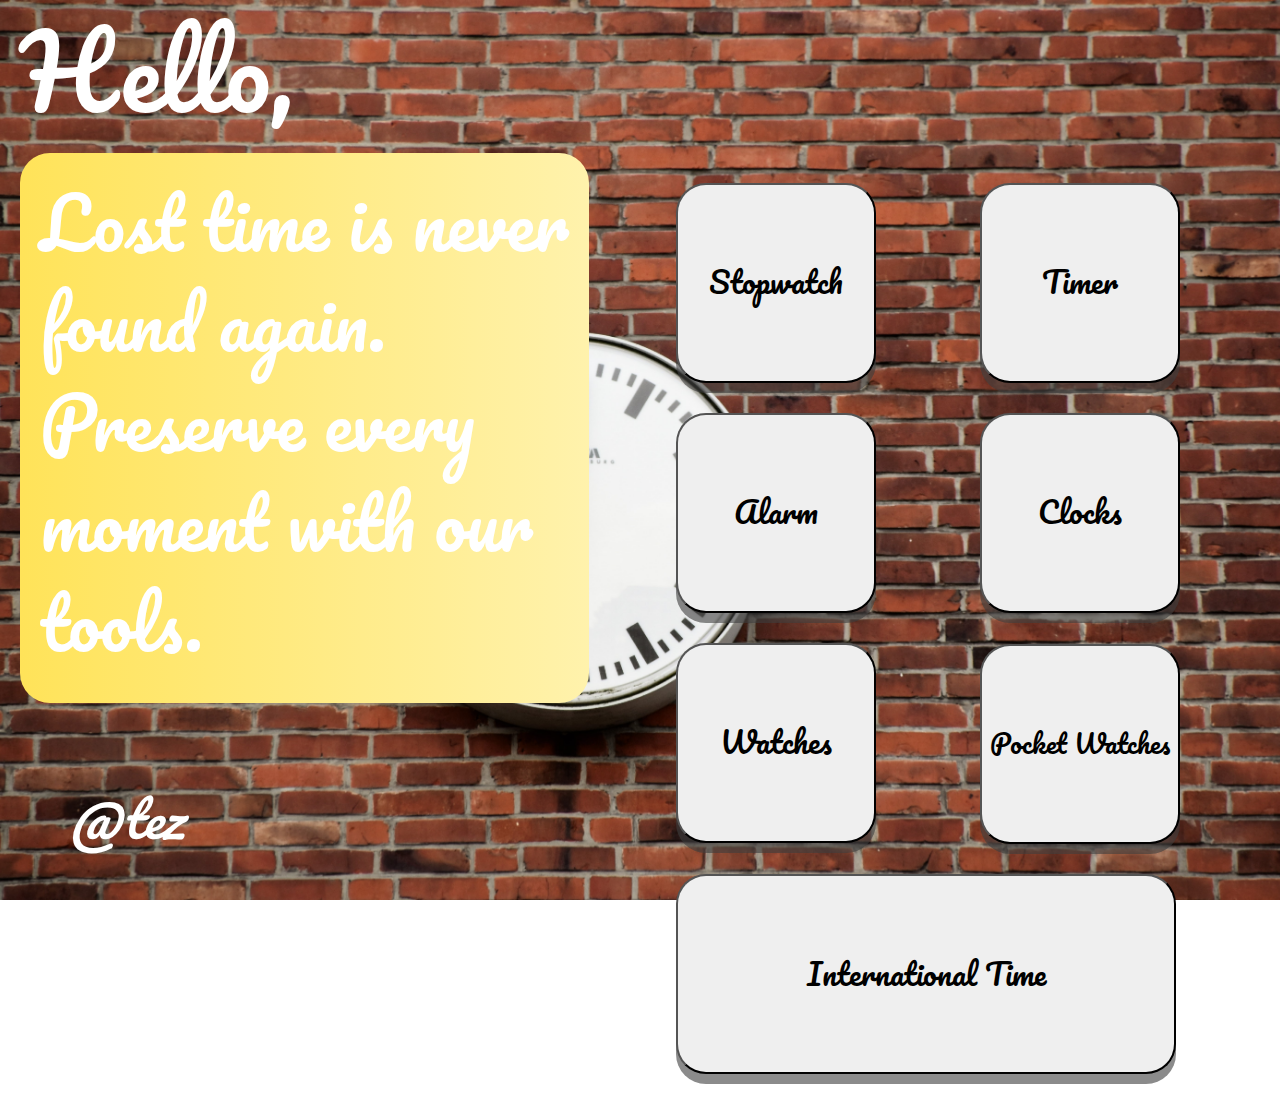
<file: index.html>
<!--index.html-->
<!DOCTYPE html>
<html lang="en">
  <head>
    <meta charset="utf-8">
    <meta http-equiv="X-UA-Compatible" content="IE=edge">
    <meta name="viewport" content="width=device-width, initial-scale=1">

    <!-- The above 3 meta tags *must* come first in the head; any other head content must come *after* these tags -->
    <title>Stopwatch App</title>

    <!-- Bootstrap -->

    <script src="https://ajax.googleapis.com/ajax/libs/jquery/3.5.1/jquery.min.js"></script>
  <script src="https://cdnjs.cloudflare.com/ajax/libs/popper.js/1.16.0/umd/popper.min.js"></script>
  <script src="https://maxcdn.bootstrapcdn.com/bootstrap/4.4.1/js/bootstrap.min.js"></script>


    <link href="css/bootstrap.min.css" rel="stylesheet">
    <link href="styling.css" rel="stylesheet">

    <link href='https://fonts.googleapis.com/css?family=Vollkorn' rel='stylesheet' type='text/css'>
    <link href="https://fonts.googleapis.com/css2?family=DM+Mono:wght@300&display=swap" rel="stylesheet">
    <link href="https://fonts.googleapis.com/css2?family=Pacifico&display=swap" rel="stylesheet">
  </head>
  <body>


    <div id="main-cont">

        <div id="hello">
          <p class="helo">Hello,</p>
        </div>
        <div id="text">
          <p class="helo1">Lost time is never<br /> found again.<br /> Preserve every<br /> moment with our<br /> tools.</p>
        </div>
        <div id="butns">
            <div id="row1">

              <input type=button id="stopwatch" class="btn1" onClick=window.open("time.html","demo","width=550,height=300,left=150,top=200,toolbar=0,status=0,"); value="Stopwatch">
              <input type=button id="timer"class="btn1" onClick=window.open("time.html","demo","width=550,height=300,left=150,top=200,toolbar=0,status=0,"); value="Timer">


            </div>
            <div id="row2">

              <input type=button id="alarm"class="btn1" onClick=window.open("time.html","demo","width=550,height=300,left=150,top=200,toolbar=0,status=0,"); value="Alarm">
              <input type=button id="clocks"class="btn1" onClick=window.open("time.html","demo","width=550,height=300,left=150,top=200,toolbar=0,status=0,"); value="Clocks">


            </div>
            <div id="row3">


              <input type=button id="watches"class="btn1" onClick=window.open("time.html","demo","width=550,height=300,left=150,top=200,toolbar=0,status=0,"); value="Watches">
              <input type=button id="p_watches"class="btn1" onClick=window.open("time.html","demo","width=550,height=300,left=150,top=200,toolbar=0,status=0,"); value="Pocket Watches">

            </div>

            <div id="row4">


                <input type=button id="intern_time"class="btn1" onClick=window.open("time.html","demo","width=550,height=300,left=150,top=200,toolbar=0,status=0,"); value="International Time">
            </div>


          </div>
        <div id="copy">
          <p class="copy_">@tez</p>
        </div>

    </div>







    <!-- jQuery (necessary for Bootstrap's JavaScript plugins) -->
    <script src="https://ajax.googleapis.com/ajax/libs/jquery/1.11.3/jquery.min.js"></script>
    <!-- Include all compiled plugins (below), or include individual files as needed -->
    <script src="js/bootstrap.min.js"></script>
    <script src="stopwatch.js"></script>
  </body>
</html>
</file>
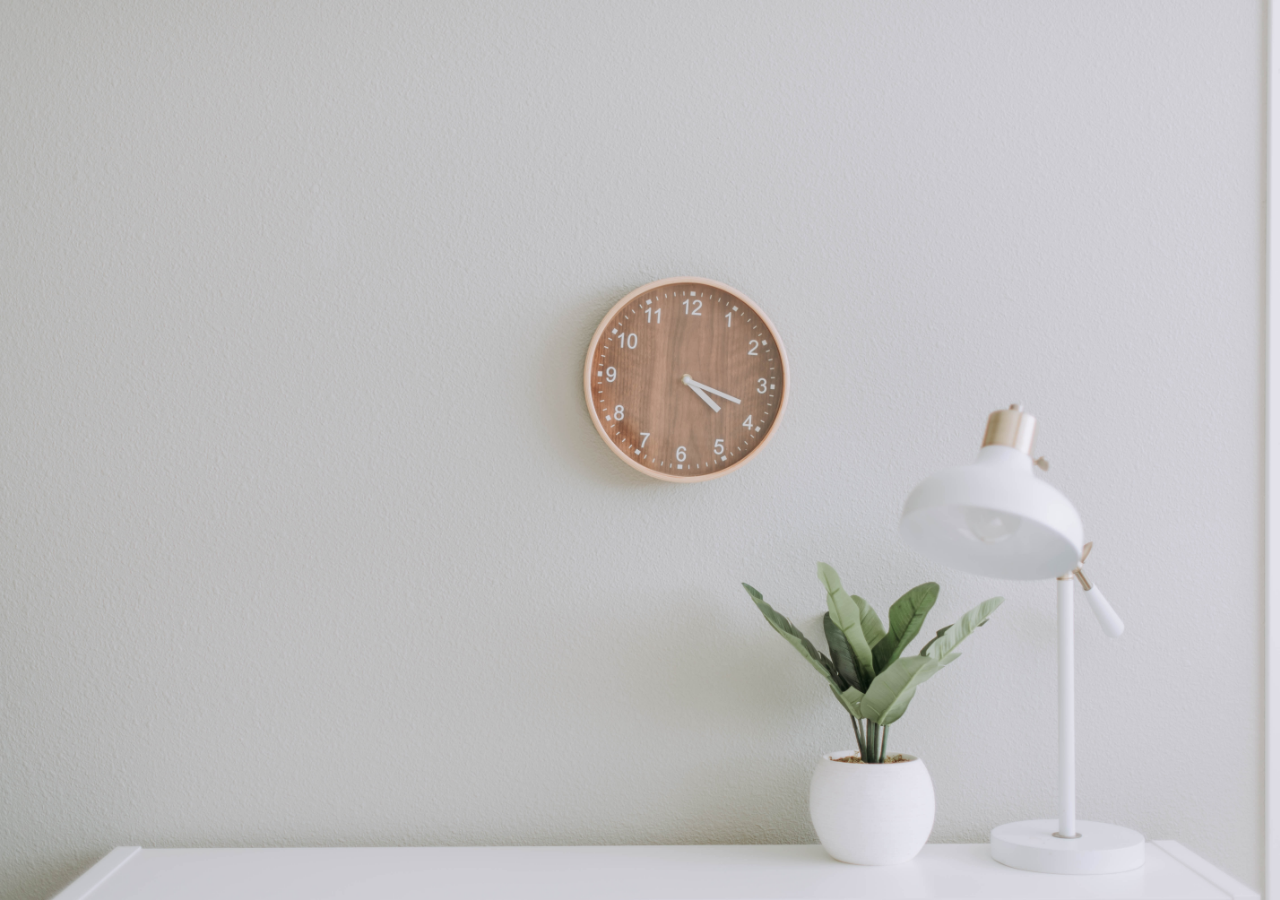
<file: clock.html>
<!DOCTYPE HTML>
<html>
<head>
<meta name="viewport" content="width=device-width, initial-scale=1">
<meta charset="utf-8">
<meta http-equiv="X-UA-Compatible" content="IE=edge">
<meta name="viewport" content="width=device-width, initial-scale=1">

<!-- The above 3 meta tags *must* come first in the head; any other head content must come *after* these tags -->
<title>Timer</title>

<!-- Bootstrap -->

<script src="https://ajax.googleapis.com/ajax/libs/jquery/3.5.1/jquery.min.js"></script>
<script src="https://cdnjs.cloudflare.com/ajax/libs/popper.js/1.16.0/umd/popper.min.js"></script>
<script src="https://maxcdn.bootstrapcdn.com/bootstrap/4.4.1/js/bootstrap.min.js"></script>


<link href="css/bootstrap.min.css" rel="stylesheet">
<link href="time_css.css" rel="stylesheet">

<link href='https://fonts.googleapis.com/css?family=Vollkorn' rel='stylesheet' type='text/css'>
<link href="https://fonts.googleapis.com/css2?family=DM+Mono:wght@300&display=swap" rel="stylesheet">
<link href="https://fonts.googleapis.com/css2?family=Pacifico&display=swap" rel="stylesheet">

</head>
<body>



</body>
</html>
</file>
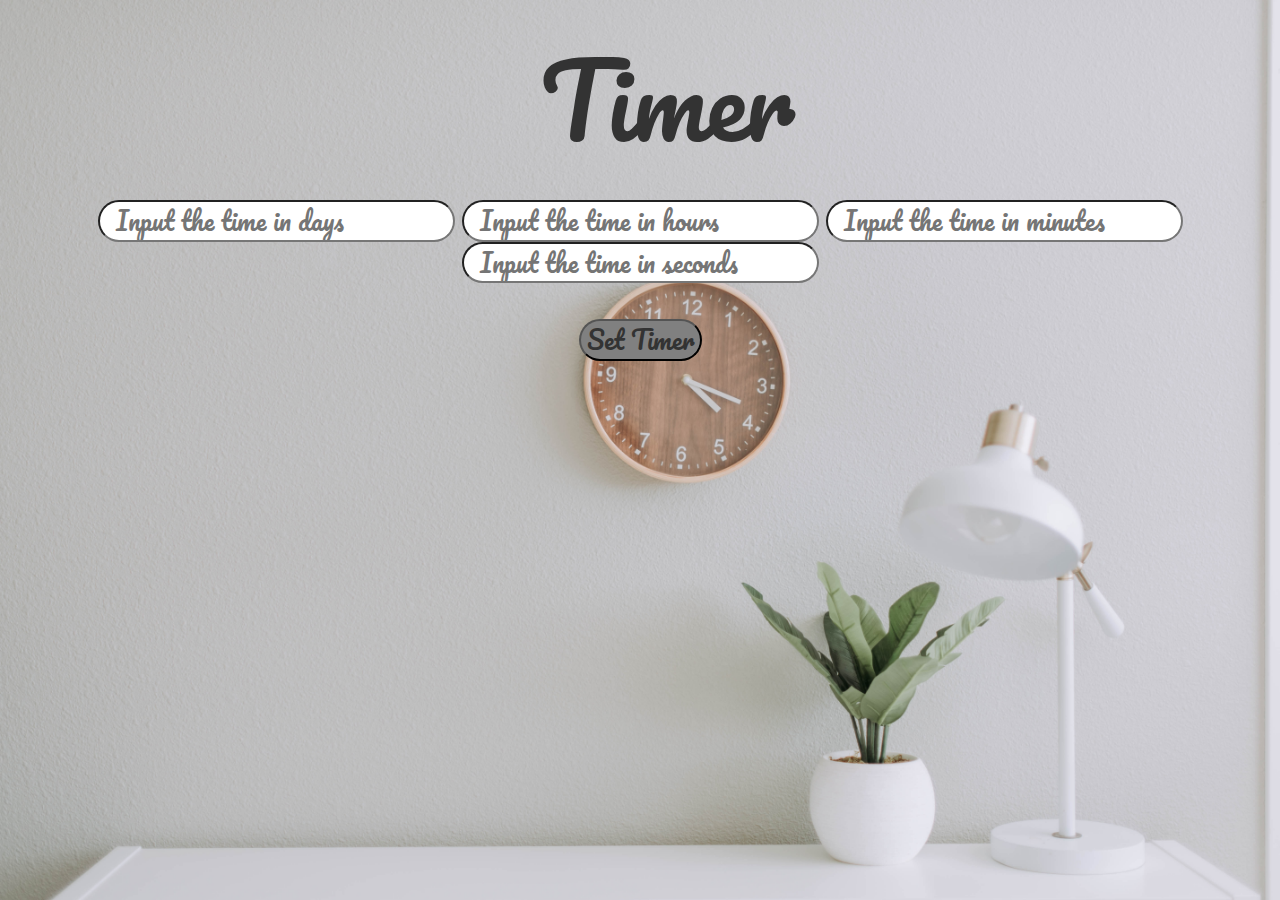
<file: time.html>
<!DOCTYPE HTML>
<html>
<head>
<meta name="viewport" content="width=device-width, initial-scale=1">
<meta charset="utf-8">
<meta http-equiv="X-UA-Compatible" content="IE=edge">
<meta name="viewport" content="width=device-width, initial-scale=1">

<!-- The above 3 meta tags *must* come first in the head; any other head content must come *after* these tags -->
<title>Timer</title>

<!-- Bootstrap -->

<script src="https://ajax.googleapis.com/ajax/libs/jquery/3.5.1/jquery.min.js"></script>
<script src="https://cdnjs.cloudflare.com/ajax/libs/popper.js/1.16.0/umd/popper.min.js"></script>
<script src="https://maxcdn.bootstrapcdn.com/bootstrap/4.4.1/js/bootstrap.min.js"></script>


<link href="css/bootstrap.min.css" rel="stylesheet">
<link href="time_css.css" rel="stylesheet">

<link href='https://fonts.googleapis.com/css?family=Vollkorn' rel='stylesheet' type='text/css'>
<link href="https://fonts.googleapis.com/css2?family=DM+Mono:wght@300&display=swap" rel="stylesheet">
<link href="https://fonts.googleapis.com/css2?family=Pacifico&display=swap" rel="stylesheet">

</head>
<body>
  <div id="header">

      <p class= "top">
        Timer
      </p>

  </div>

<div id ="ipt">


  <input type="number" placeholder="  Input the time in days" id="myInput1" class="inp">
  <input type="number" placeholder="  Input the time in hours" id="myInput2"class="inp">
  <input type="number" placeholder="  Input the time in minutes" id="myInput3"class="inp">
  <input type="number" placeholder="  Input the time in seconds" id="myInput4"class="inp"><br /><br />
  <button type="button" id = "btn" onclick="getInputValue();">Set Timer</button>
</div>

<div id="timer1">



</div>




<div id = "timer1">
      <div class = "time" id="out1">
        <p id="days"></p>
      </div>

      <p class=" semi" id="semi1" ></p>

      <div class = "time" id="out2">
      <p id="hours"></p>
      </div>

      <p class=" semi" id="semi2"></p>

      <div class = "time" id="out3">
      <p id="minutes"></p>
      </div>

      <p class=" semi" id="semi3"></p>

      <div class = "time" id="out4">
      <p id="sec"></p>
      </div>

      <h2 id="end"></h2>


</div>


    <script>
    function getInputValue()
    {

            var set_time =(1000*60*60*24)*(document.getElementById("myInput1").value)+(1000*60*60)* (document.getElementById("myInput2").value)+(1000*60)* (document.getElementById("myInput3").value)+(1000)* (document.getElementById("myInput4").value);
            document.getElementById("btn").style.display = "none";
            document.getElementById("myInput1").style.display = "none";
            document.getElementById("myInput2").style.display = "none";
            document.getElementById("myInput3").style.display = "none";
            document.getElementById("myInput4").style.display = "none";





    var fct = setInterval(function(){
      if(set_time<=0)
      {
        document.getElementById("days").style.display = "none";
        document.getElementById("hours").style.display = "none";
        document.getElementById("minutes").style.display = "none";
        document.getElementById("sec").style.display = "none";
        document.getElementById("end").innerHTML =  "ending" ;
        clearInterval(fct);
      }
        var days =Math.floor(set_time/(1000*60*60*24));
        var hour =Math.floor((Math.floor( set_time%(1000*60*60*24) ) ) /(1000*60*60));
        var minute = Math.floor(Math.floor((Math.floor(set_time%(1000*60*60*24)))%(1000*60*60))/(1000*60));
        var second =Math.floor((Math.floor(Math.floor((Math.floor(set_time%(1000*60*60*24)))%(1000*60*60))%(1000*60)))/1000);


        document.getElementById("days").innerHTML = ( format(days));
        document.getElementById("hours").innerHTML = ( format(hour));
        document.getElementById("minutes").innerHTML = (format(minute));
        document.getElementById("sec").innerHTML = (format(second));
        document.getElementById("semi1").innerHTML = " : ";
        document.getElementById("semi2").innerHTML = " : ";
        document.getElementById("semi3").innerHTML = " : ";

        set_time = set_time - 1000;

    },1000)

    function format(number)
    {
        if(number<10)
        {
            return '0'+number;
        }
        else
        {
            return number;
        }
    }
}

    </script>
</body>
</html>
</file>
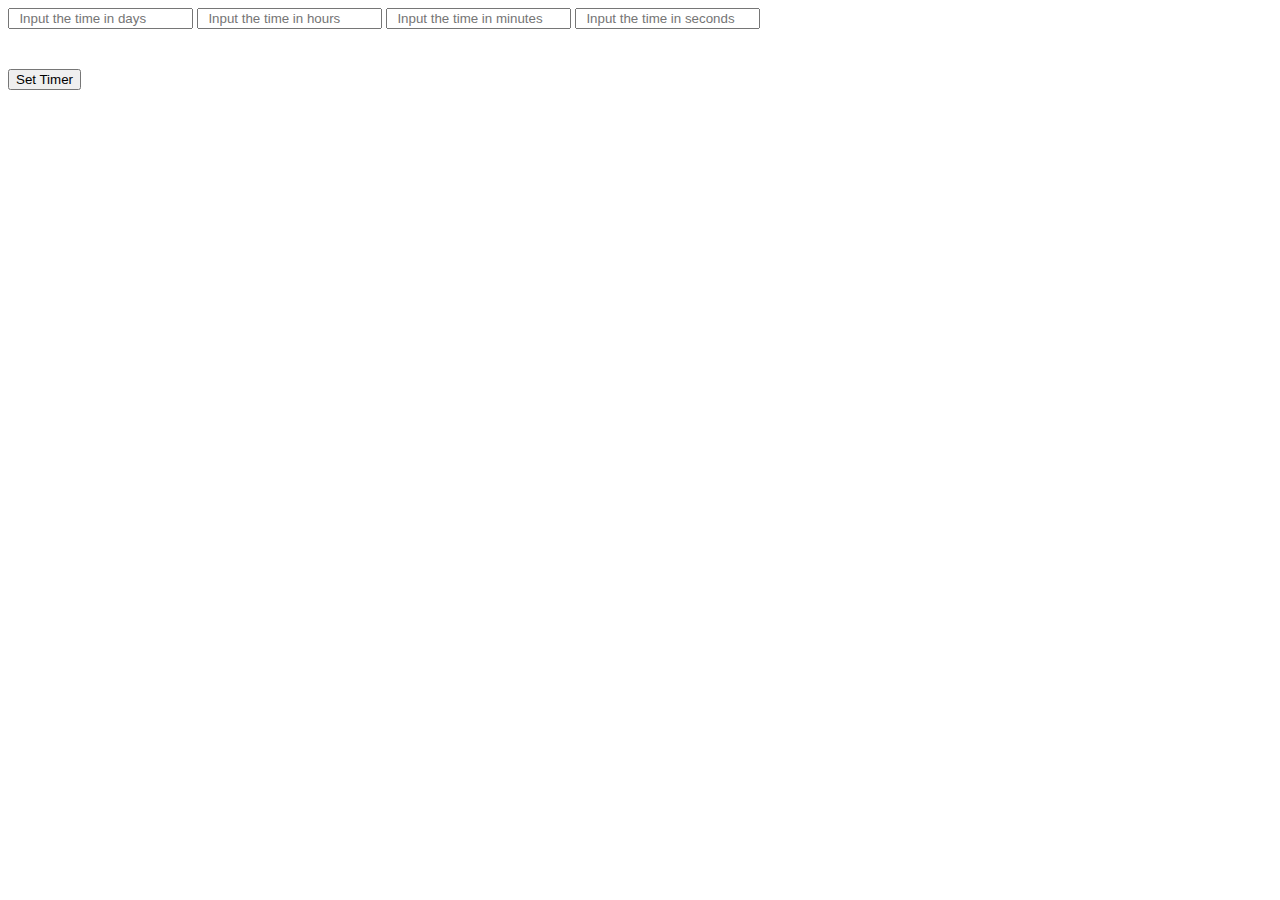
<file: timer.html>
<!DOCTYPE HTML>
<html>
<head>
<meta name="viewport" content="width=device-width, initial-scale=1">
<style>
p {
  display: inline;
  font-size: 40px;
  margin-top: 0px;
}
</style>
</head>
<body>

  <input type="number" placeholder="  Input the time in days" id="myInput1" class="inp">
  <input type="number" placeholder="  Input the time in hours" id="myInput2"class="inp">
  <input type="number" placeholder="  Input the time in minutes" id="myInput3"class="inp">
  <input type="number" placeholder="  Input the time in seconds" id="myInput4"class="inp"><br /><br />
  <button type="button" id = "btn" onclick="getInputValue();">Set Timer</button>

    <p id="days"></p>
    <p id="hours"></p>
    <p id="mins"></p>
    <p id="secs"></p>
    <h2 id="end"></h2>
    <script>


    function getInputValue(){
            // Selecting the input element and get its value

            var set_time =(1000*60*60*24)*(document.getElementById("myInput1").value)+(1000*60*60)* (document.getElementById("myInput2").value)+(1000*60)* (document.getElementById("myInput3").value)+(1000)* (document.getElementById("myInput4").value);
            document.getElementById("btn").style.display = "none";
            document.getElementById("myInput1").style.display = "none";
            document.getElementById("myInput2").style.display = "none";
            document.getElementById("myInput3").style.display = "none";
            document.getElementById("myInput4").style.display = "none";

    // Run myfunc every second
    var myfunc = setInterval(function() {

    var now = new Date().getTime();
    var timeleft = countDownDate - now;

    // Calculating the days, hours, minutes and seconds left
    var days = Math.floor(timeleft / (1000 * 60 * 60 * 24));
    var hours = Math.floor((timeleft % (1000 * 60 * 60 * 24)) / (1000 * 60 * 60));
    var minutes = Math.floor((timeleft % (1000 * 60 * 60)) / (1000 * 60));
    var seconds = Math.floor((timeleft % (1000 * 60)) / 1000);

    // Result is output to the specific element
    document.getElementById("days").innerHTML = days + "days "
    document.getElementById("hours").innerHTML = hours + "hours "
    document.getElementById("mins").innerHTML = minutes + "minutes "
    document.getElementById("secs").innerHTML = seconds + "seconds "

    // Display the message when countdown is over
    if (timeleft < 0) {
        clearInterval(myfunc);
        document.getElementById("days").innerHTML = ""
        document.getElementById("hours").innerHTML = ""
        document.getElementById("mins").innerHTML = ""
        document.getElementById("secs").innerHTML = ""
        document.getElementById("end").innerHTML = "TIME UP!!";
    }
  }, 1000)};
    </script>
</body>
</html>
</file>
<file: styling.css>
/*styling.css*/
body {
    background: url(images/6.jpg) center center fixed;
    background-size: cover;
    color: #fff;
    background-repeat: no-repeat;
}



#main-cont{
font-family: 'Pacifico', cursive;
margin-left: 20px;
}

#hello
{
  display: block;
  font-size: 100px;
}

#text{
display: inline-block;
font-size: 70px;
background-image: linear-gradient(to right, #ffe359 0%, #fff2ac 100%);
border-radius: 30px;
}
p.helo1
{
  padding: 20px;
}


#butns
{
  display: inline-block;
  float: right;


}

#row1{
  display: block;
  margin-bottom: 30px;
  margin-top: 30px;
}

#stopwatch
{
      display: inline-block;
      border-radius: 30px;
      height: 200px;
      width: 200px;
      color: black;
      font-size: 30px;
      margin-right: 100px;

}

#timer
{
      display: inline-block;
      border-radius: 30px;
      height: 200px;
      width: 200px;
      color: black;
      font-size: 30px;
      margin-right: 100px;

}


#row2{
  display: block;
  margin-bottom: 30px;
  margin-top: 30px;
}

#alarm
{
      display: inline-block;
      border-radius: 30px;
      height: 200px;
      width: 200px;
      color: black;
      font-size: 30px;
      margin-right: 100px;

}

#clocks
{
      display: inline-block;
      border-radius: 30px;
      height: 200px;
      width: 200px;
      color: black;
      font-size: 30px;
      margin-right: 100px;

}


#row3{
  display: block;
  margin-bottom: 30px;
  margin-top: 30px;
}

#watches
{
      display: inline-block;
      border-radius: 30px;
      height: 200px;
      width: 200px;
      color: black;
      font-size: 30px;
      margin-right: 100px;

}

#p_watches
{
      display: inline-block;
      border-radius: 30px;
      height: 200px;
      width: 200px;
      color: black;
      font-size: 26px;
      margin-right: 100px;


}

#row4{
  display: block;
  margin-bottom: 30px;
  margin-top: 30px;
}




#intern_time
{
      display: inline-block;
      border-radius: 30px;
      height: 200px;
      width: 500px;
      color: black;
      font-size: 30px;
      margin-right: 100px;

}


.btn1{
  box-shadow: 0px 10px rgba(61, 61, 61, .6);
  -moz-box-shadow: 0px 10px rgba(61, 61, 61, .6);
  -webkit-box-shadow: 0px 10px rgba(61, 61, 61,.6);

}


.btn1:hover{
    background-color: rgba(135, 132, 132, 0.5);
    color: #fff;
    border: none;
}

p.copy_{
  font-family: 'Pacifico', cursive;
  font-size: 50px;
  font-style: italic;
  color: white;
  margin-top: 30px;
}

#copy{
  display: block;
  padding: 50px;
}



/*use media queries to change icons size in small devices*/
@media only screen and (max-width: 1250px){
    body{
      background: #808080;
      background-image: linear-gradient(to right, #80B7E8 0%, #13426C 100%);
}
#main-cont{
  margin:20px;
}
    .btn1{
      display: block;
      float: left;

      margin-top: 40px;
    }
    #hello
    {
      display: block;
      font-size: 40px;
    }

    #text{
    display: block;
    font-size: 30px;

    color: black;
    background-image: linear-gradient(to right, #808080 0%, #ffffff 100%);
    border-radius: 30px;
    }
    p.helo1
    {
      padding: 20px;
    }


    #butns
    {
      display:block;
      float: right;


    }

    #row1{
      display: block;
      margin-bottom: 30px;
      margin-top: 30px;
    }

    #stopwatch
    {

          display: block;
          border-radius: 30px;
          height: 50px;
          width: 300px;
          color: black;
          font-size: 20px;


    }

    #timer
    {
      display: block;
      border-radius: 30px;
      height: 50px;
      width: 300px;
      color: black;
      font-size: 20px;


    }


    #row2{
      display: block;
      margin-bottom: 30px;
      margin-top: 30px;
    }

    #alarm
    {
      display: block;
      border-radius: 30px;
      height: 50px;
      width: 300px;
      color: black;
      font-size: 20px;


    }

    #clocks
    {
      display: block;
      border-radius: 30px;
      height: 50px;
      width: 300px;
      color: black;
      font-size: 20px;


    }


    #row3{
      display: block;
      margin-bottom: 30px;
      margin-top: 30px;
    }

    #watches
    {
      display: block;
      border-radius: 30px;
      height: 50px;
      width: 300px;
      color: black;
      font-size: 20px;


    }

    #p_watches
    {
      display: block;
      border-radius: 30px;
      height: 50px;
      width: 300px;
      color: black;
      font-size: 20px;



    }

    #row4{
      display: block;
      margin-bottom: 30px;
      margin-top: 30px;
    }




    #intern_time
    {
      display: block;
      border-radius: 30px;
      height: 50px;
      width: 300px;
      color: black;
      font-size: 20px;
      margin-left: 40px;


    }

    p.copy_{

      font-size: 10px;
      color: white;
    }




}
</file>
<file: time_css.css>
body {
    background: url(images/5.jpg) center center fixed;
    background-size: cover;
    color: #black;
}

p{
  display: inline;
}

#header{
    text-align: center;
    height: 200px;
    width : 200px;
    display: block;
    font-size: 100px;
    margin: auto;


    font-family: 'Pacifico', cursive;

    align-content: center;
    }

    #ipt{
      text-align: center;

      display: block;
      font-size: 25px;
      margin: auto;


      font-family: 'Pacifico', cursive;

      align-content: center;
    }

    .inp{
      border-radius: 30px;

    }

    #btn{
      border-radius: 30px;
      background-color: #808080
    }




    .time{
      display: inline;
       width:auto;
       height: auto;
       background: white;
       font-size: 90px;
       border-radius: 20px;

       align-content: center;


    }

    .semi{
      font-size: 50px;

    }


    #timer1{
      align-content: center;
      margin: auto;
      text-align: center;

    }
</file>
